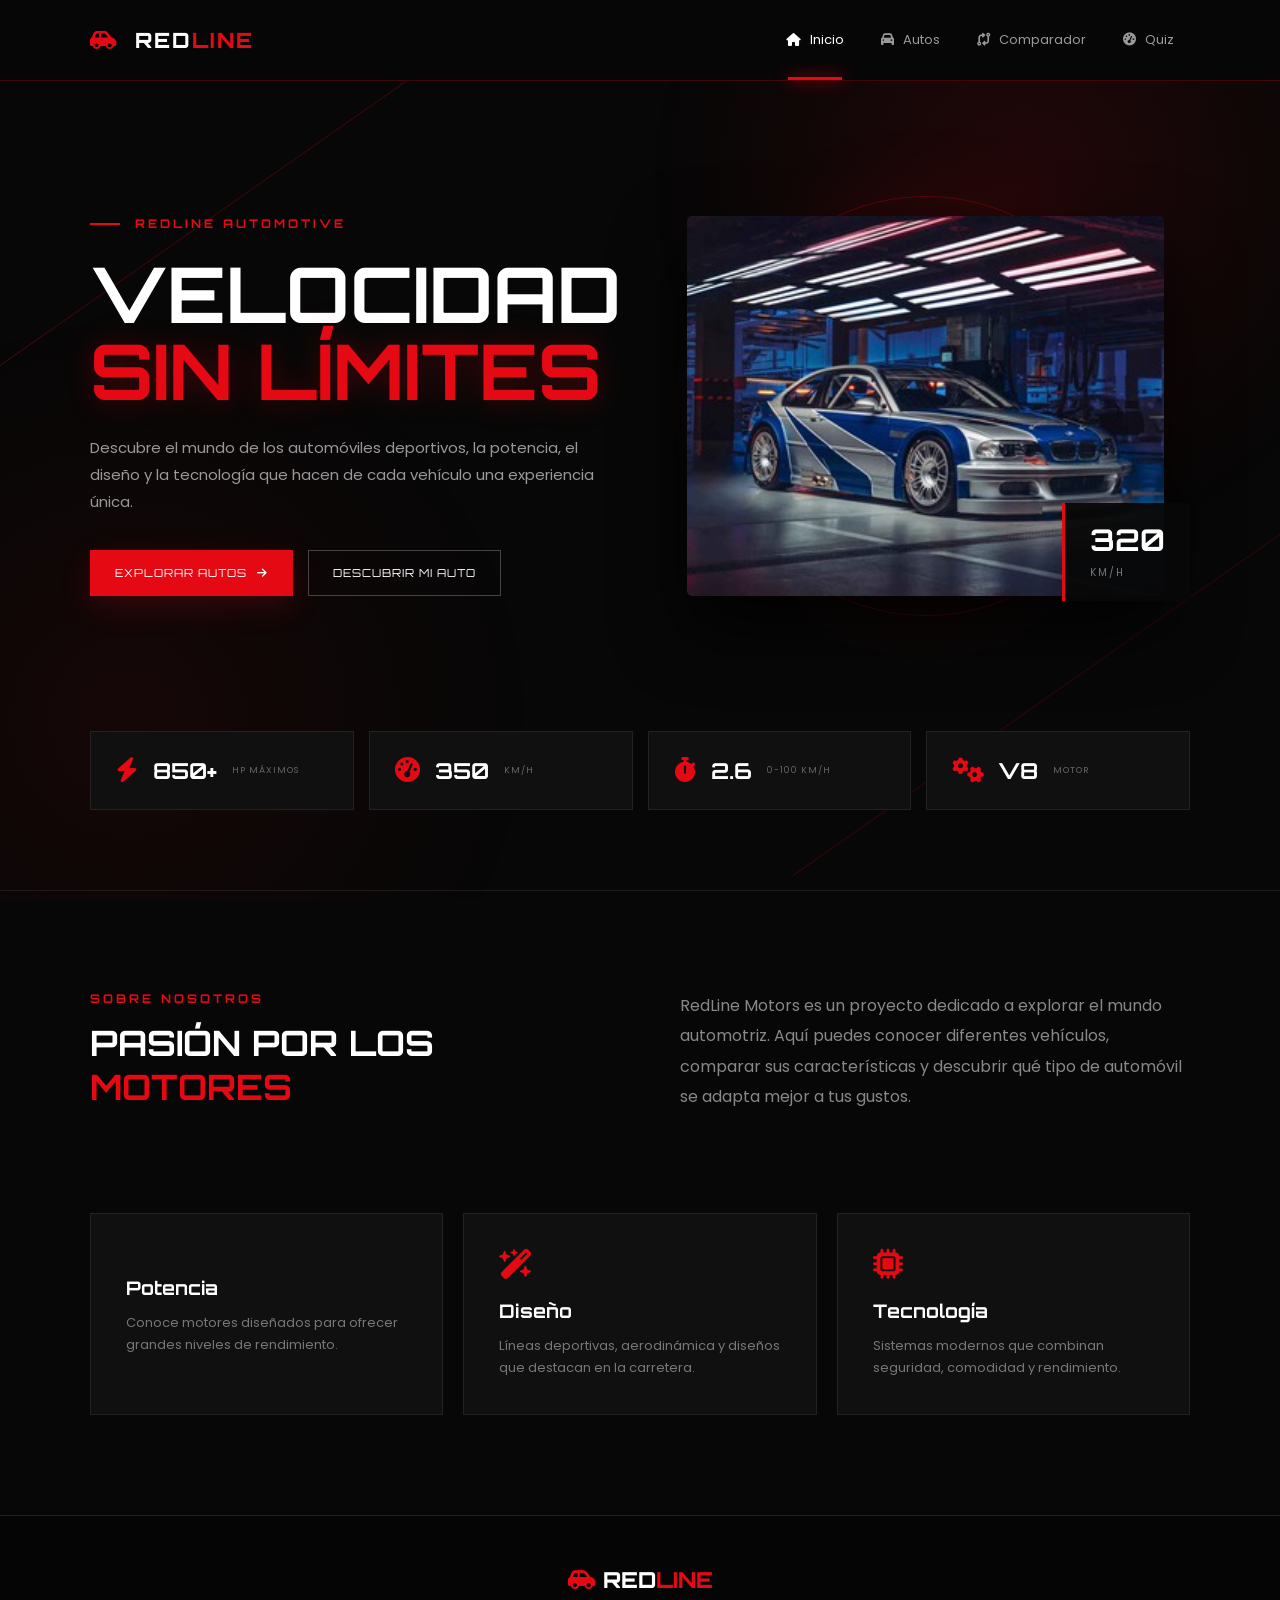
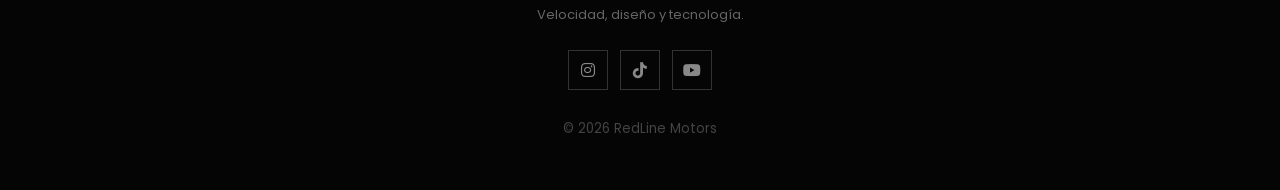
<file: index.html>
<!DOCTYPE html>
<html lang="es">
<head>
    <meta charset="UTF-8">
    <meta name="viewport" content="width=device-width, initial-scale=1.0">

    <title>RedLine Motors | Inicio</title>

    <link rel="preconnect" href="https://fonts.googleapis.com">
    <link rel="preconnect" href="https://fonts.gstatic.com" crossorigin>

    <link href="https://fonts.googleapis.com/css2?family=Orbitron:wght@400;500;600;700;800;900&family=Poppins:wght@300;400;500;600;700&display=swap" rel="stylesheet">

    <link rel="stylesheet"
          href="https://cdnjs.cloudflare.com/ajax/libs/font-awesome/6.5.2/css/all.min.css">

    <link rel="stylesheet" href="style.css">
</head>

<body>

    <div class="fondo-decorativo"></div>

    <header>

        <a href="index.html" class="logo">
            <i class="fa-solid fa-car-side"></i>
            RED<span>LINE</span>
        </a>

        <button class="menu-btn" onclick="abrirMenu()">
            <i class="fa-solid fa-bars"></i>
        </button>

        <nav id="menu">

            <a href="index.html" class="activo">
                <i class="fa-solid fa-house"></i>
                Inicio
            </a>

            <a href="autos.html">
                <i class="fa-solid fa-car"></i>
                Autos
            </a>

            <a href="comparador.html">
                <i class="fa-solid fa-code-compare"></i>
                Comparador
            </a>

            <a href="quiz.html">
                <i class="fa-solid fa-gauge-high"></i>
                Quiz
            </a>

        </nav>

    </header>


    <main>

        <section class="hero">

            <div class="hero-contenido">

                <p class="etiqueta">
                    <span></span>
                    REDLINE AUTOMOTIVE
                </p>

                <h1>
                    VELOCIDAD
                    <br>
                    <strong>SIN LÍMITES</strong>
                </h1>

                <p class="hero-texto">
                    Descubre el mundo de los automóviles deportivos,
                    la potencia, el diseño y la tecnología que hacen
                    de cada vehículo una experiencia única.
                </p>

                <div class="botones">

                    <a href="autos.html" class="btn-rojo">
                        EXPLORAR AUTOS
                        <i class="fa-solid fa-arrow-right"></i>
                    </a>

                    <a href="quiz.html" class="btn-outline">
                        DESCUBRIR MI AUTO
                    </a>

                </div>

            </div>


            <div class="hero-imagen">

                <div class="circulo"></div>

                <img src="imagenes/auto1.jpg"
                     alt="Auto deportivo rojo">

                <div class="velocidad">
                    <strong>320</strong>
                    <span>KM/H</span>
                </div>

            </div>

        </section>


        <section class="estadisticas">

            <article>
                <i class="fa-solid fa-bolt"></i>
                <strong>850+</strong>
                <span>HP MÁXIMOS</span>
            </article>

            <article>
                <i class="fa-solid fa-gauge-high"></i>
                <strong>350</strong>
                <span>KM/H</span>
            </article>

            <article>
                <i class="fa-solid fa-stopwatch"></i>
                <strong>2.6</strong>
                <span>0-100 KM/H</span>
            </article>

            <article>
                <i class="fa-solid fa-gears"></i>
                <strong>V8</strong>
                <span>MOTOR</span>
            </article>

        </section>


        <section class="presentacion">

            <div>

                <p class="etiqueta">SOBRE NOSOTROS</p>

                <h2>
                    PASIÓN POR LOS
                    <span>MOTORES</span>
                </h2>

            </div>

            <p>
                RedLine Motors es un proyecto dedicado a explorar
                el mundo automotriz. Aquí puedes conocer diferentes
                vehículos, comparar sus características y descubrir
                qué tipo de automóvil se adapta mejor a tus gustos.
            </p>

        </section>


        <section class="caracteristicas">

            <article class="feature-card">

                <i class="fa-solid fa-engine"></i>

                <h3>Potencia</h3>

                <p>
                    Conoce motores diseñados para ofrecer
                    grandes niveles de rendimiento.
                </p>

            </article>


            <article class="feature-card">

                <i class="fa-solid fa-wand-magic-sparkles"></i>

                <h3>Diseño</h3>

                <p>
                    Líneas deportivas, aerodinámica y diseños
                    que destacan en la carretera.
                </p>

            </article>


            <article class="feature-card">

                <i class="fa-solid fa-microchip"></i>

                <h3>Tecnología</h3>

                <p>
                    Sistemas modernos que combinan seguridad,
                    comodidad y rendimiento.
                </p>

            </article>

        </section>

    </main>


    <footer>

        <div class="footer-logo">
            <i class="fa-solid fa-car-side"></i>
            RED<span>LINE</span>
        </div>

        <p>
            Velocidad, diseño y tecnología.
        </p>

        <div class="redes">

            <a href="#">
                <i class="fa-brands fa-instagram"></i>
            </a>

            <a href="#">
                <i class="fa-brands fa-tiktok"></i>
            </a>

            <a href="#">
                <i class="fa-brands fa-youtube"></i>
            </a>

        </div>

        <small>
            © 2026 RedLine Motors
        </small>

    </footer>

    <script src="script.js"></script>

</body>
</html>
</file>
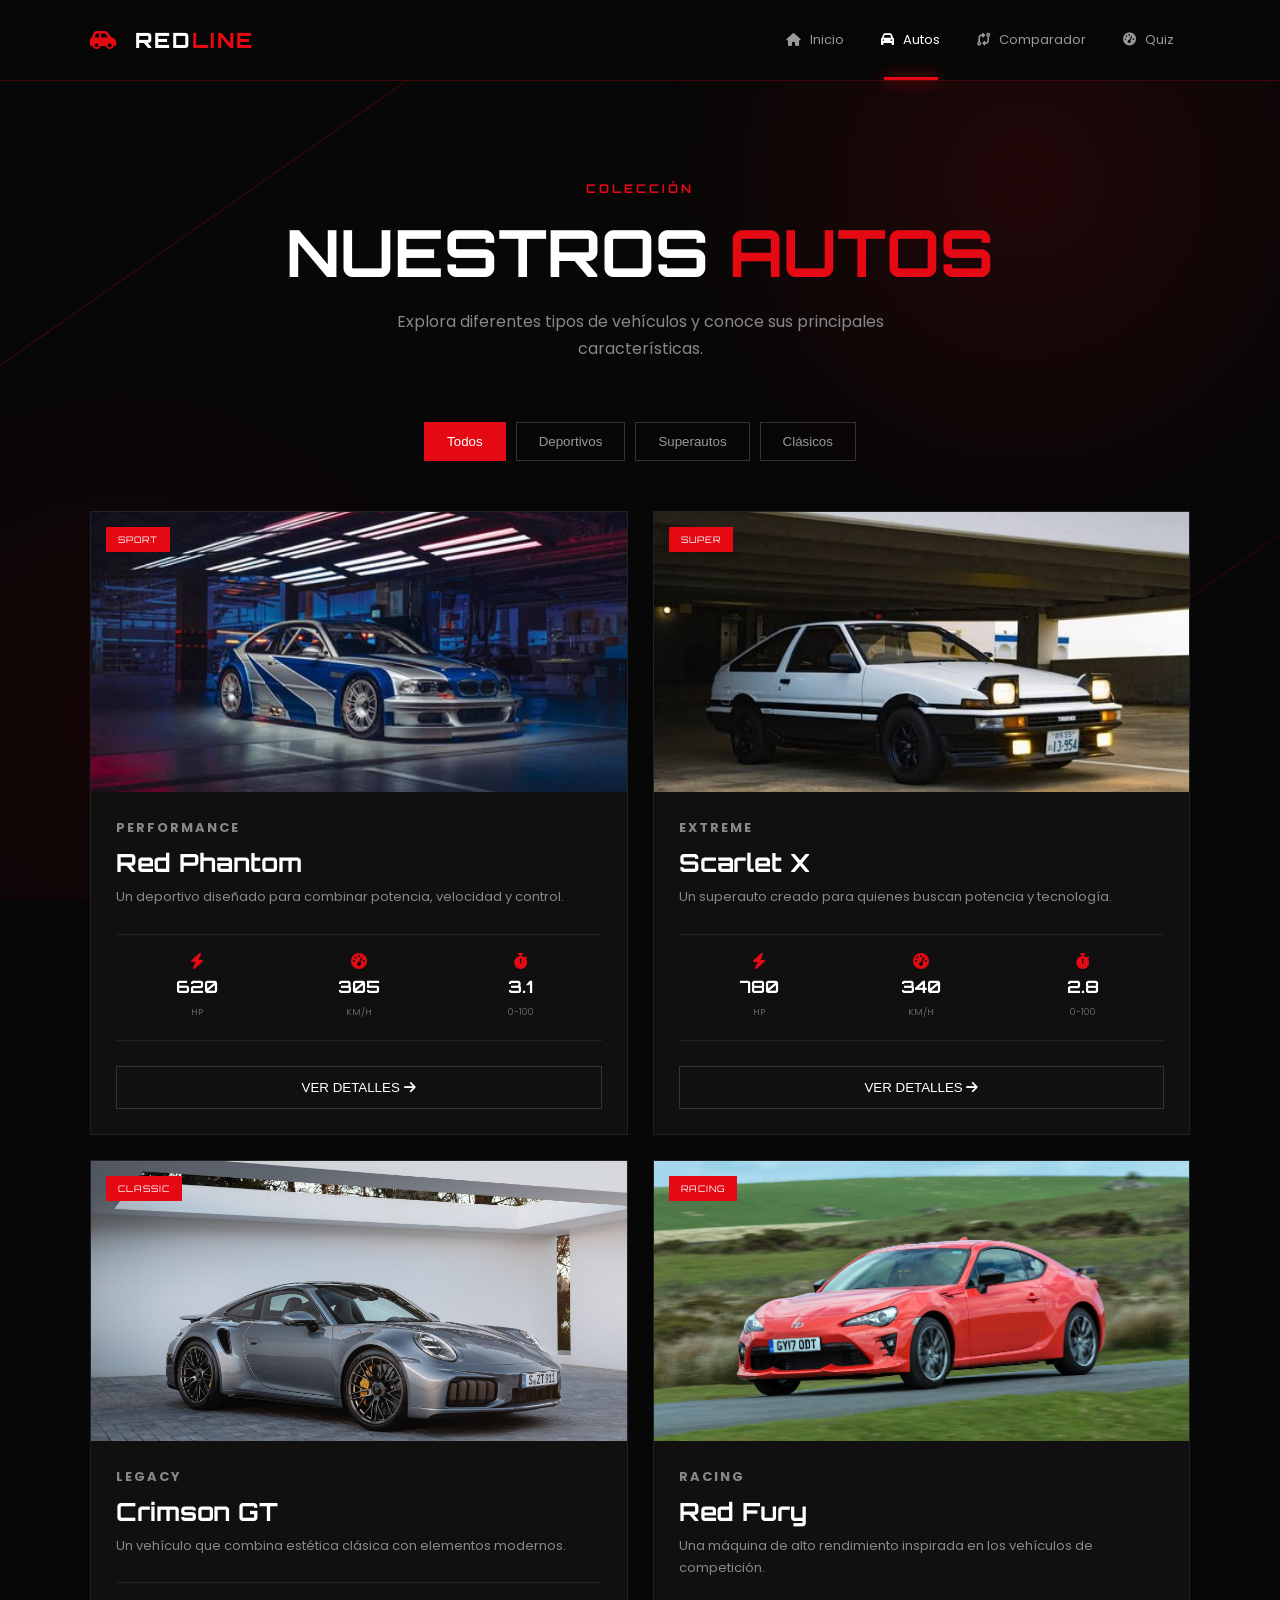
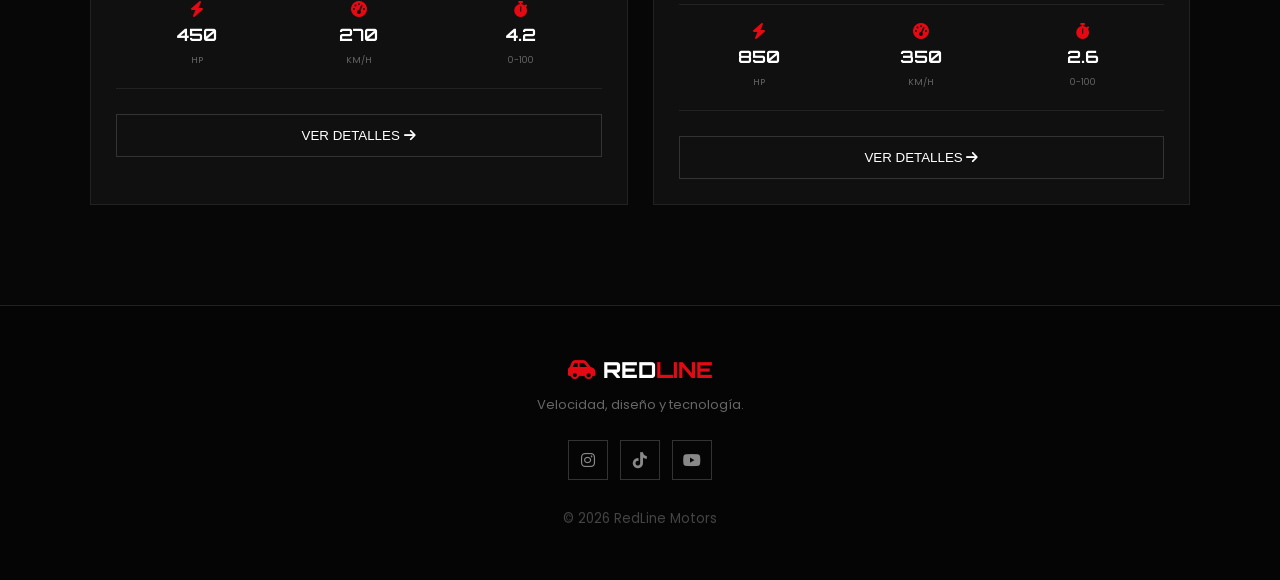
<file: Autos.html>
<!DOCTYPE html>
<html lang="es">
<head>

    <meta charset="UTF-8">
    <meta name="viewport" content="width=device-width, initial-scale=1.0">

    <title>RedLine Motors | Autos</title>

    <link rel="preconnect" href="https://fonts.googleapis.com">
    <link rel="preconnect" href="https://fonts.gstatic.com" crossorigin>

    <link href="https://fonts.googleapis.com/css2?family=Orbitron:wght@400;500;600;700;800;900&family=Poppins:wght@300;400;500;600;700&display=swap" rel="stylesheet">

    <link rel="stylesheet"
          href="https://cdnjs.cloudflare.com/ajax/libs/font-awesome/6.5.2/css/all.min.css">

    <link rel="stylesheet" href="style.css">

</head>

<body>

    <div class="fondo-decorativo"></div>

    <header>

        <a href="index.html" class="logo">
            <i class="fa-solid fa-car-side"></i>
            RED<span>LINE</span>
        </a>

        <button class="menu-btn" onclick="abrirMenu()">
            <i class="fa-solid fa-bars"></i>
        </button>

        <nav id="menu">

            <a href="index.html">
                <i class="fa-solid fa-house"></i>
                Inicio
            </a>

            <a href="autos.html" class="activo">
                <i class="fa-solid fa-car"></i>
                Autos
            </a>

            <a href="comparador.html">
                <i class="fa-solid fa-code-compare"></i>
                Comparador
            </a>

            <a href="quiz.html">
                <i class="fa-solid fa-gauge-high"></i>
                Quiz
            </a>

        </nav>

    </header>


    <main>

        <section class="pagina-titulo">

            <p class="etiqueta">COLECCIÓN</p>

            <h1>
                NUESTROS
                <span>AUTOS</span>
            </h1>

            <p>
                Explora diferentes tipos de vehículos y conoce
                sus principales características.
            </p>

        </section>


        <section class="filtros">

            <button class="filtro activo"
                    onclick="filtrarAutos('todos', this)">
                Todos
            </button>

            <button class="filtro"
                    onclick="filtrarAutos('deportivo', this)">
                Deportivos
            </button>

            <button class="filtro"
                    onclick="filtrarAutos('superauto', this)">
                Superautos
            </button>

            <button class="filtro"
                    onclick="filtrarAutos('clasico', this)">
                Clásicos
            </button>

        </section>


        <section class="autos-grid">


            <article class="auto-card"
                     data-tipo="deportivo">

                <div class="auto-imagen">

                    <img src="imagenes/auto1.jpg"
                         alt="Red Phantom">

                    <span>SPORT</span>

                </div>

                <div class="auto-contenido">

                    <p class="marca">PERFORMANCE</p>

                    <h2>Red Phantom</h2>

                    <p>
                        Un deportivo diseñado para combinar
                        potencia, velocidad y control.
                    </p>

                    <div class="datos">

                        <div>
                            <i class="fa-solid fa-bolt"></i>
                            <strong>620</strong>
                            <small>HP</small>
                        </div>

                        <div>
                            <i class="fa-solid fa-gauge-high"></i>
                            <strong>305</strong>
                            <small>KM/H</small>
                        </div>

                        <div>
                            <i class="fa-solid fa-stopwatch"></i>
                            <strong>3.1</strong>
                            <small>0-100</small>
                        </div>

                    </div>

                    <button class="btn-detalles"
                            onclick="mostrarDetalles('Red Phantom')">
                        VER DETALLES
                        <i class="fa-solid fa-arrow-right"></i>
                    </button>

                </div>

            </article>


            <article class="auto-card"
                     data-tipo="superauto">

                <div class="auto-imagen">

                    <img src="imagenes/auto2.jpg"
                         alt="Scarlet X">

                    <span>SUPER</span>

                </div>

                <div class="auto-contenido">

                    <p class="marca">EXTREME</p>

                    <h2>Scarlet X</h2>

                    <p>
                        Un superauto creado para quienes buscan
                        potencia y tecnología.
                    </p>

                    <div class="datos">

                        <div>
                            <i class="fa-solid fa-bolt"></i>
                            <strong>780</strong>
                            <small>HP</small>
                        </div>

                        <div>
                            <i class="fa-solid fa-gauge-high"></i>
                            <strong>340</strong>
                            <small>KM/H</small>
                        </div>

                        <div>
                            <i class="fa-solid fa-stopwatch"></i>
                            <strong>2.8</strong>
                            <small>0-100</small>
                        </div>

                    </div>

                    <button class="btn-detalles"
                            onclick="mostrarDetalles('Scarlet X')">
                        VER DETALLES
                        <i class="fa-solid fa-arrow-right"></i>
                    </button>

                </div>

            </article>


            <article class="auto-card"
                     data-tipo="clasico">

                <div class="auto-imagen">

                    <img src="imagenes/auto3.jpg"
                         alt="Crimson GT">

                    <span>CLASSIC</span>

                </div>

                <div class="auto-contenido">

                    <p class="marca">LEGACY</p>

                    <h2>Crimson GT</h2>

                    <p>
                        Un vehículo que combina estética clásica
                        con elementos modernos.
                    </p>

                    <div class="datos">

                        <div>
                            <i class="fa-solid fa-bolt"></i>
                            <strong>450</strong>
                            <small>HP</small>
                        </div>

                        <div>
                            <i class="fa-solid fa-gauge-high"></i>
                            <strong>270</strong>
                            <small>KM/H</small>
                        </div>

                        <div>
                            <i class="fa-solid fa-stopwatch"></i>
                            <strong>4.2</strong>
                            <small>0-100</small>
                        </div>

                    </div>

                    <button class="btn-detalles"
                            onclick="mostrarDetalles('Crimson GT')">
                        VER DETALLES
                        <i class="fa-solid fa-arrow-right"></i>
                    </button>

                </div>

            </article>


            <article class="auto-card"
                     data-tipo="superauto">

                <div class="auto-imagen">

                    <img src="imagenes/auto4.jpg"
                         alt="Red Fury">

                    <span>RACING</span>

                </div>

                <div class="auto-contenido">

                    <p class="marca">RACING</p>

                    <h2>Red Fury</h2>

                    <p>
                        Una máquina de alto rendimiento inspirada
                        en los vehículos de competición.
                    </p>

                    <div class="datos">

                        <div>
                            <i class="fa-solid fa-bolt"></i>
                            <strong>850</strong>
                            <small>HP</small>
                        </div>

                        <div>
                            <i class="fa-solid fa-gauge-high"></i>
                            <strong>350</strong>
                            <small>KM/H</small>
                        </div>

                        <div>
                            <i class="fa-solid fa-stopwatch"></i>
                            <strong>2.6</strong>
                            <small>0-100</small>
                        </div>

                    </div>

                    <button class="btn-detalles"
                            onclick="mostrarDetalles('Red Fury')">
                        VER DETALLES
                        <i class="fa-solid fa-arrow-right"></i>
                    </button>

                </div>

            </article>

        </section>

    </main>


    <div id="modal" class="modal">

        <div class="modal-contenido">

            <button class="cerrar"
                    onclick="cerrarModal()">
                ×
            </button>

            <i class="fa-solid fa-car-side modal-icono"></i>

            <h2 id="modal-titulo">
                Auto
            </h2>

            <p id="modal-texto">
                Información.
            </p>

        </div>

    </div>


    <footer>

        <div class="footer-logo">
            <i class="fa-solid fa-car-side"></i>
            RED<span>LINE</span>
        </div>

        <p>
            Velocidad, diseño y tecnología.
        </p>

        <div class="redes">

            <a href="#">
                <i class="fa-brands fa-instagram"></i>
            </a>

            <a href="#">
                <i class="fa-brands fa-tiktok"></i>
            </a>

            <a href="#">
                <i class="fa-brands fa-youtube"></i>
            </a>

        </div>

        <small>
            © 2026 RedLine Motors
        </small>

    </footer>

    <script src="script.js"></script>

</body>
</html>
</file>
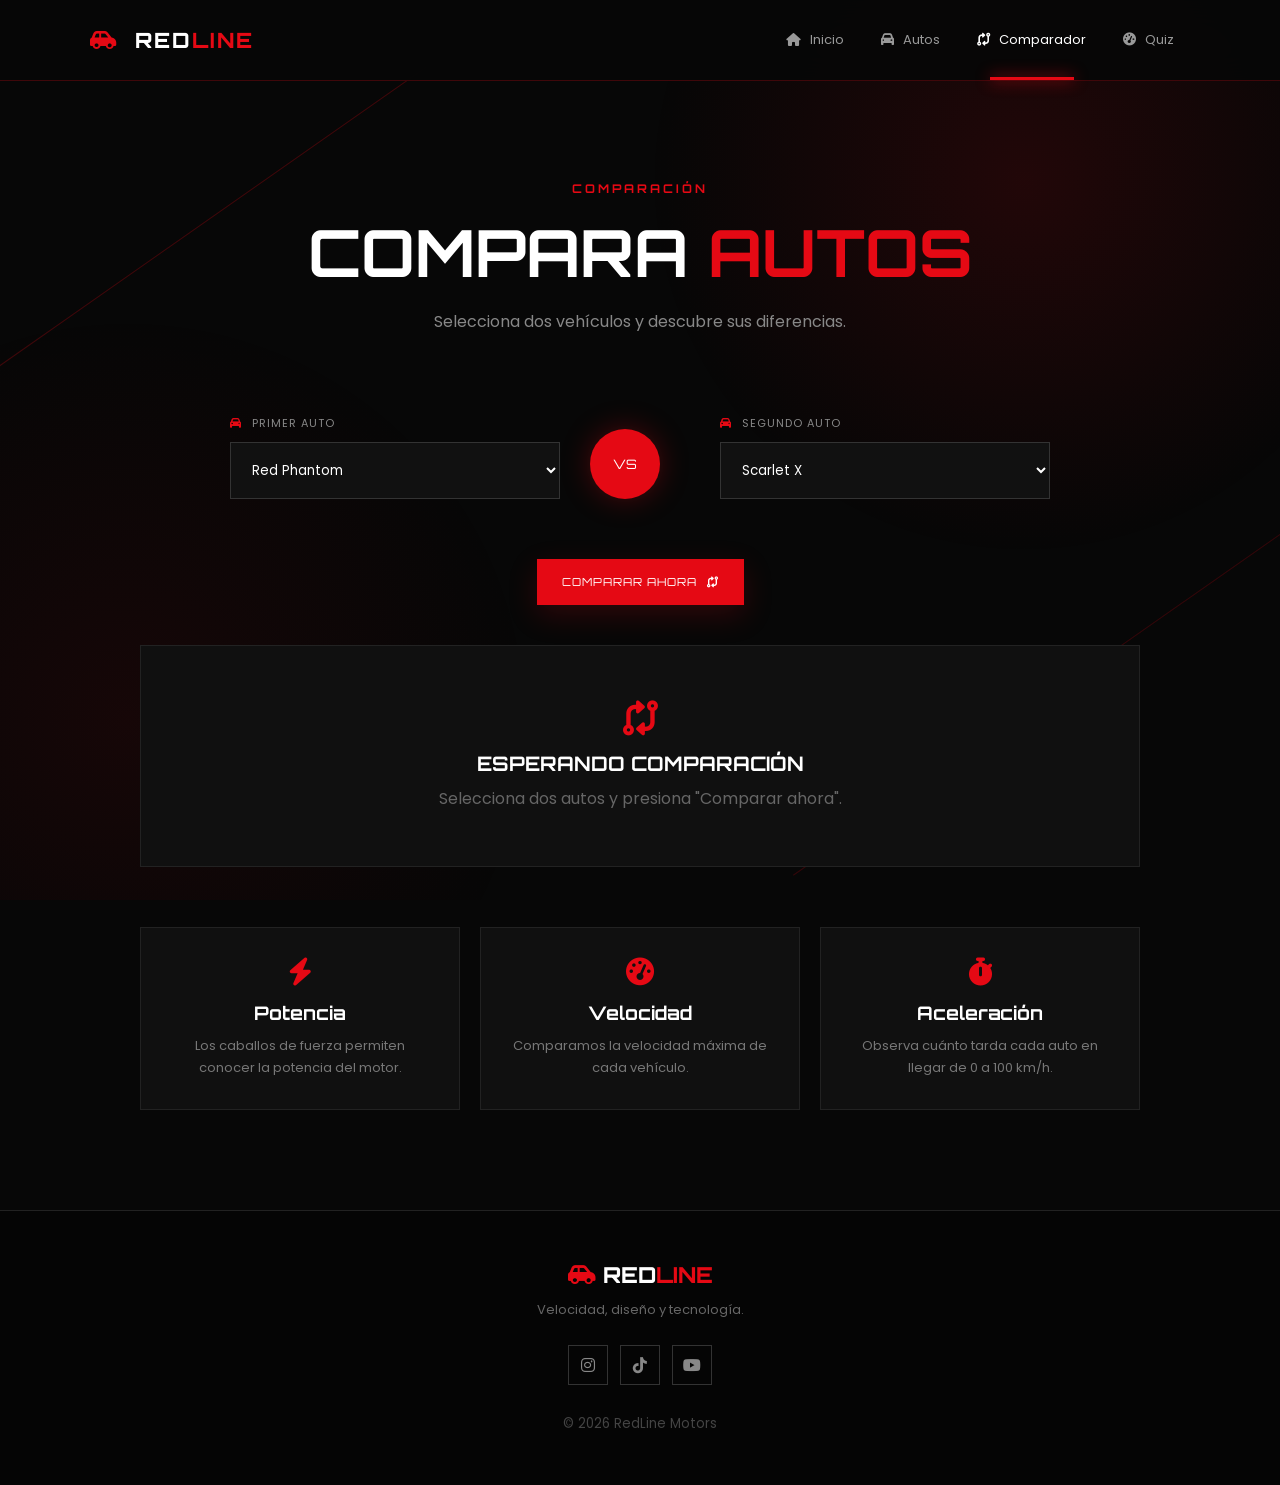
<file: comparador.html>
<!DOCTYPE html>
<html lang="es">
<head>

    <meta charset="UTF-8">
    <meta name="viewport" content="width=device-width, initial-scale=1.0">

    <title>RedLine Motors | Comparador</title>

    <link rel="preconnect" href="https://fonts.googleapis.com">
    <link rel="preconnect" href="https://fonts.gstatic.com" crossorigin>

    <link href="https://fonts.googleapis.com/css2?family=Orbitron:wght@400;500;600;700;800;900&family=Poppins:wght@300;400;500;600;700&display=swap" rel="stylesheet">

    <link rel="stylesheet"
          href="https://cdnjs.cloudflare.com/ajax/libs/font-awesome/6.5.2/css/all.min.css">

    <link rel="stylesheet" href="style.css">

</head>

<body>

    <div class="fondo-decorativo"></div>

    <header>

        <a href="index.html" class="logo">
            <i class="fa-solid fa-car-side"></i>
            RED<span>LINE</span>
        </a>

        <button class="menu-btn" onclick="abrirMenu()">
            <i class="fa-solid fa-bars"></i>
        </button>

        <nav id="menu">

            <a href="index.html">
                <i class="fa-solid fa-house"></i>
                Inicio
            </a>

            <a href="autos.html">
                <i class="fa-solid fa-car"></i>
                Autos
            </a>

            <a href="comparador.html" class="activo">
                <i class="fa-solid fa-code-compare"></i>
                Comparador
            </a>

            <a href="quiz.html">
                <i class="fa-solid fa-gauge-high"></i>
                Quiz
            </a>

        </nav>

    </header>


    <main>

        <section class="pagina-titulo">

            <p class="etiqueta">COMPARACIÓN</p>

            <h1>
                COMPARA
                <span>AUTOS</span>
            </h1>

            <p>
                Selecciona dos vehículos y descubre sus diferencias.
            </p>

        </section>


        <section class="comparador">

            <div class="selector">

                <label for="auto1">
                    <i class="fa-solid fa-car"></i>
                    PRIMER AUTO
                </label>

                <select id="auto1">

                    <option value="phantom">
                        Red Phantom
                    </option>

                    <option value="scarlet">
                        Scarlet X
                    </option>

                    <option value="crimson">
                        Crimson GT
                    </option>

                    <option value="fury">
                        Red Fury
                    </option>

                </select>

            </div>


            <div class="versus">
                VS
            </div>


            <div class="selector">

                <label for="auto2">
                    <i class="fa-solid fa-car"></i>
                    SEGUNDO AUTO
                </label>

                <select id="auto2">

                    <option value="scarlet">
                        Scarlet X
                    </option>

                    <option value="phantom">
                        Red Phantom
                    </option>

                    <option value="crimson">
                        Crimson GT
                    </option>

                    <option value="fury">
                        Red Fury
                    </option>

                </select>

            </div>

        </section>


        <button class="btn-rojo comparar-btn"
                onclick="compararAutos()">

            COMPARAR AHORA

            <i class="fa-solid fa-code-compare"></i>

        </button>


        <section id="resultado"
                 class="resultado">

            <div class="resultado-vacio">

                <i class="fa-solid fa-code-compare"></i>

                <h2>
                    ESPERANDO COMPARACIÓN
                </h2>

                <p>
                    Selecciona dos autos y presiona
                    "Comparar ahora".
                </p>

            </div>

        </section>


        <section class="informacion-comparador">

            <article>

                <i class="fa-solid fa-bolt"></i>

                <h3>Potencia</h3>

                <p>
                    Los caballos de fuerza permiten conocer
                    la potencia del motor.
                </p>

            </article>

            <article>

                <i class="fa-solid fa-gauge-high"></i>

                <h3>Velocidad</h3>

                <p>
                    Comparamos la velocidad máxima de
                    cada vehículo.
                </p>

            </article>

            <article>

                <i class="fa-solid fa-stopwatch"></i>

                <h3>Aceleración</h3>

                <p>
                    Observa cuánto tarda cada auto en llegar
                    de 0 a 100 km/h.
                </p>

            </article>

        </section>

    </main>


    <footer>

        <div class="footer-logo">
            <i class="fa-solid fa-car-side"></i>
            RED<span>LINE</span>
        </div>

        <p>
            Velocidad, diseño y tecnología.
        </p>

        <div class="redes">

            <a href="#">
                <i class="fa-brands fa-instagram"></i>
            </a>

            <a href="#">
                <i class="fa-brands fa-tiktok"></i>
            </a>

            <a href="#">
                <i class="fa-brands fa-youtube"></i>
            </a>

        </div>

        <small>
            © 2026 RedLine Motors
        </small>

    </footer>

    <script src="script.js"></script>

</body>
</html>
</file>
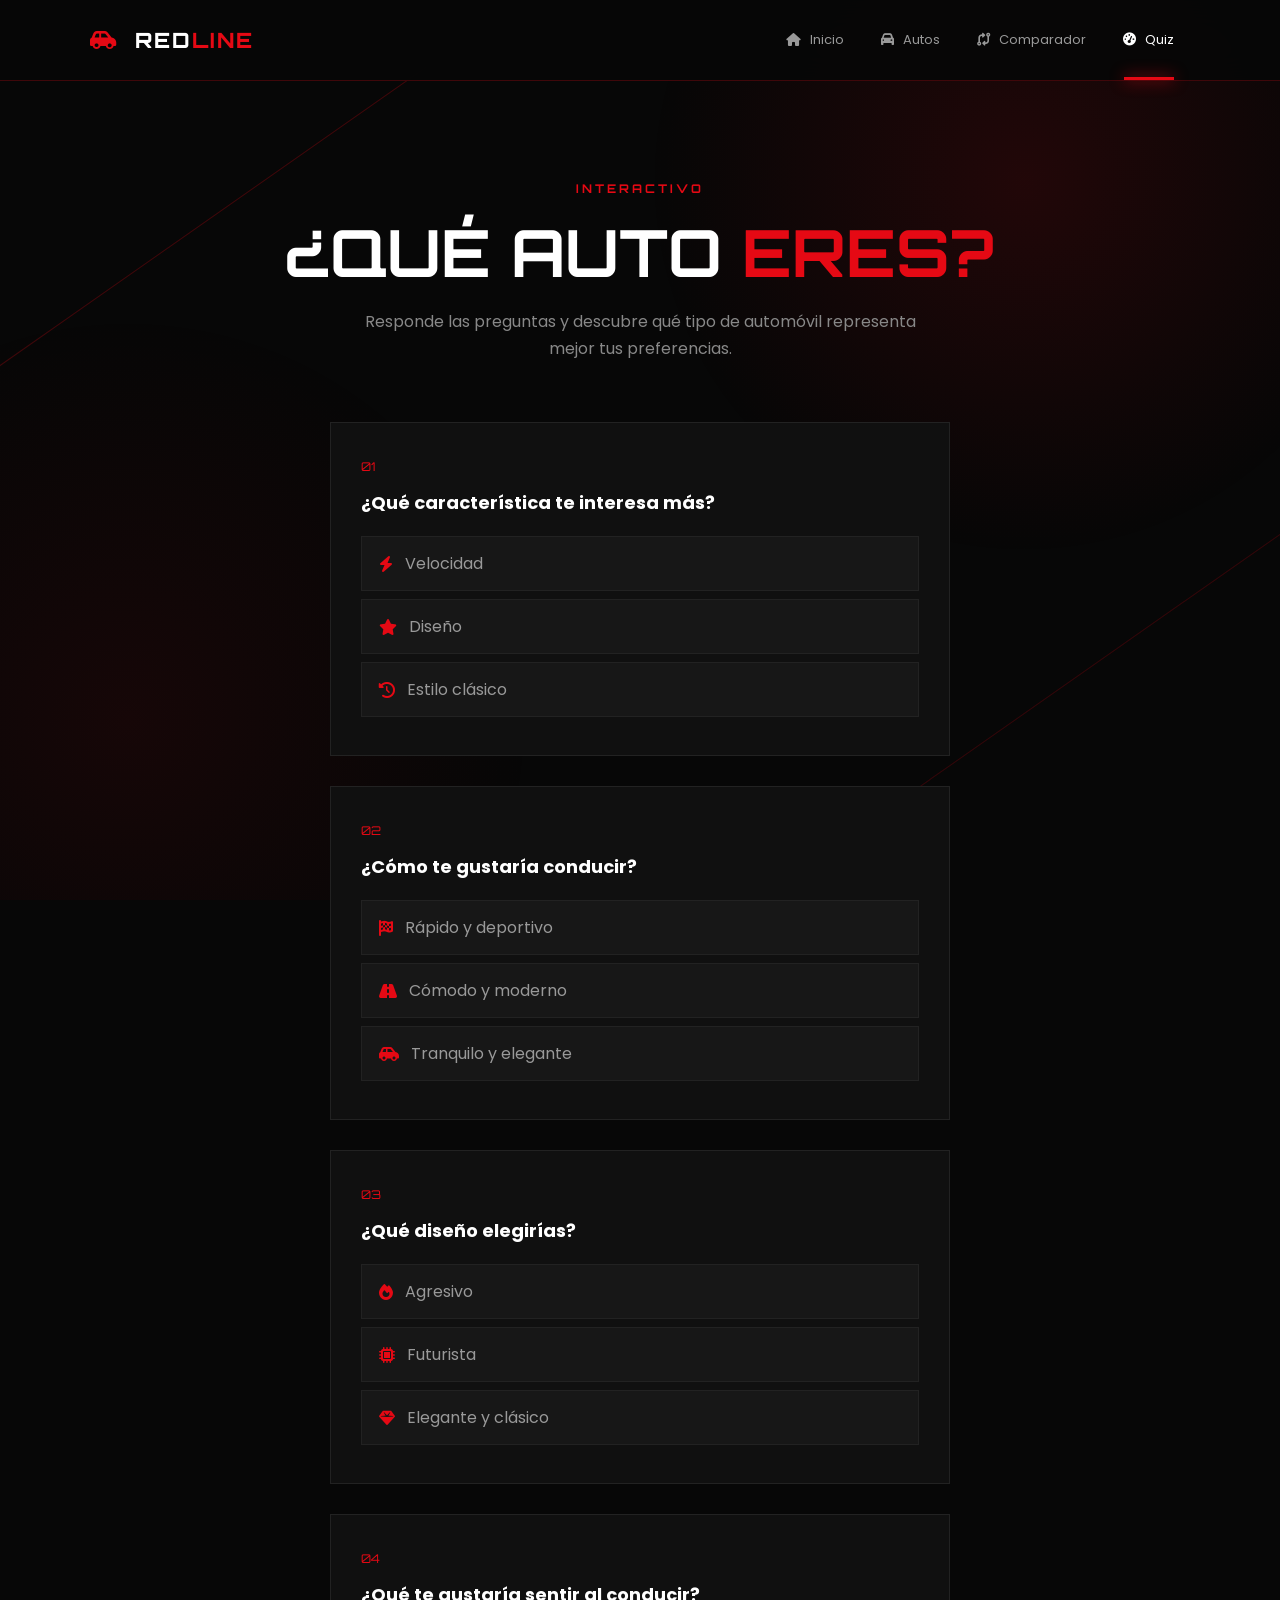
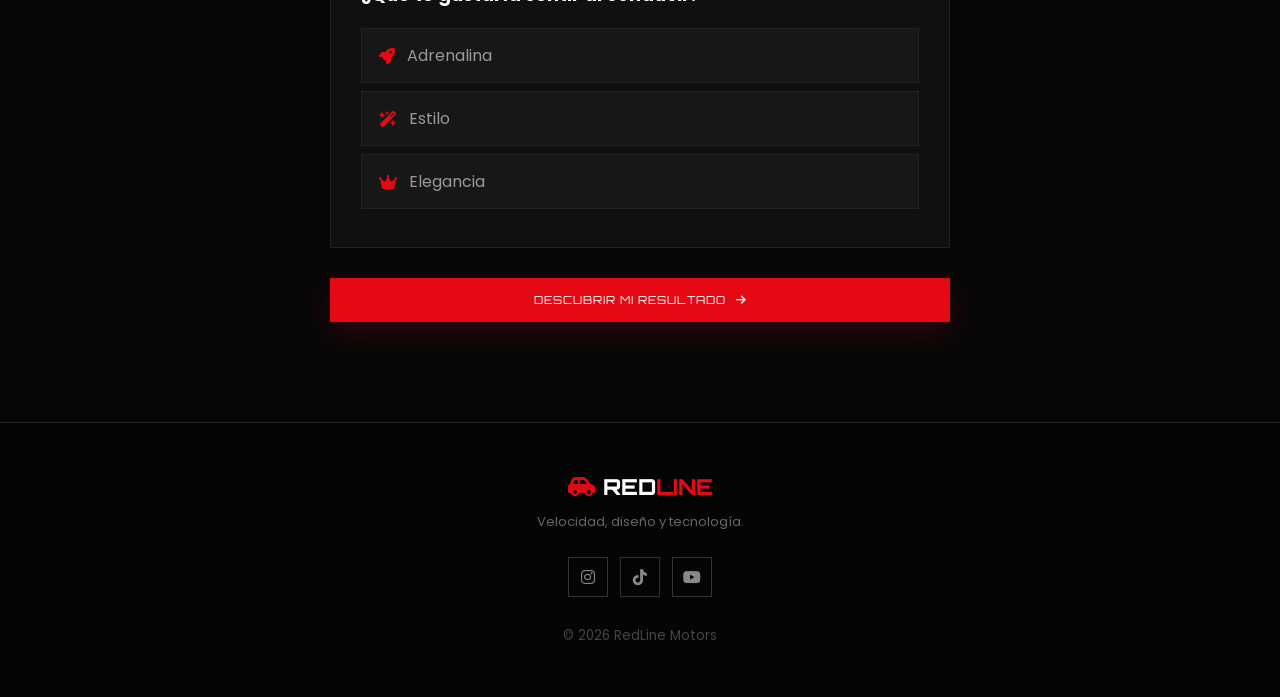
<file: quiz.html>
<!DOCTYPE html>
<html lang="es">
<head>

    <meta charset="UTF-8">
    <meta name="viewport" content="width=device-width, initial-scale=1.0">

    <title>RedLine Motors | Quiz</title>

    <link rel="preconnect" href="https://fonts.googleapis.com">
    <link rel="preconnect" href="https://fonts.gstatic.com" crossorigin>

    <link href="https://fonts.googleapis.com/css2?family=Orbitron:wght@400;500;600;700;800;900&family=Poppins:wght@300;400;500;600;700&display=swap" rel="stylesheet">

    <link rel="stylesheet"
          href="https://cdnjs.cloudflare.com/ajax/libs/font-awesome/6.5.2/css/all.min.css">

    <link rel="stylesheet" href="style.css">

</head>

<body>

    <div class="fondo-decorativo"></div>

    <header>

        <a href="index.html" class="logo">
            <i class="fa-solid fa-car-side"></i>
            RED<span>LINE</span>
        </a>

        <button class="menu-btn" onclick="abrirMenu()">
            <i class="fa-solid fa-bars"></i>
        </button>

        <nav id="menu">

            <a href="index.html">
                <i class="fa-solid fa-house"></i>
                Inicio
            </a>

            <a href="autos.html">
                <i class="fa-solid fa-car"></i>
                Autos
            </a>

            <a href="comparador.html">
                <i class="fa-solid fa-code-compare"></i>
                Comparador
            </a>

            <a href="quiz.html" class="activo">
                <i class="fa-solid fa-gauge-high"></i>
                Quiz
            </a>

        </nav>

    </header>


    <main>

        <section class="pagina-titulo">

            <p class="etiqueta">INTERACTIVO</p>

            <h1>
                ¿QUÉ AUTO
                <span>ERES?</span>
            </h1>

            <p>
                Responde las preguntas y descubre qué tipo
                de automóvil representa mejor tus preferencias.
            </p>

        </section>


        <section class="quiz">

            <form id="formQuiz">


                <div class="pregunta">

                    <span class="numero">
                        01
                    </span>

                    <h2>
                        ¿Qué característica te interesa más?
                    </h2>

                    <label>

                        <input type="radio"
                               name="p1"
                               value="velocidad">

                        <span>
                            <i class="fa-solid fa-bolt"></i>
                            Velocidad
                        </span>

                    </label>


                    <label>

                        <input type="radio"
                               name="p1"
                               value="diseño">

                        <span>
                            <i class="fa-solid fa-star"></i>
                            Diseño
                        </span>

                    </label>


                    <label>

                        <input type="radio"
                               name="p1"
                               value="clasico">

                        <span>
                            <i class="fa-solid fa-clock-rotate-left"></i>
                            Estilo clásico
                        </span>

                    </label>

                </div>


                <div class="pregunta">

                    <span class="numero">
                        02
                    </span>

                    <h2>
                        ¿Cómo te gustaría conducir?
                    </h2>

                    <label>

                        <input type="radio"
                               name="p2"
                               value="velocidad">

                        <span>
                            <i class="fa-solid fa-flag-checkered"></i>
                            Rápido y deportivo
                        </span>

                    </label>


                    <label>

                        <input type="radio"
                               name="p2"
                               value="diseño">

                        <span>
                            <i class="fa-solid fa-road"></i>
                            Cómodo y moderno
                        </span>

                    </label>


                    <label>

                        <input type="radio"
                               name="p2"
                               value="clasico">

                        <span>
                            <i class="fa-solid fa-car-side"></i>
                            Tranquilo y elegante
                        </span>

                    </label>

                </div>


                <div class="pregunta">

                    <span class="numero">
                        03
                    </span>

                    <h2>
                        ¿Qué diseño elegirías?
                    </h2>

                    <label>

                        <input type="radio"
                               name="p3"
                               value="velocidad">

                        <span>
                            <i class="fa-solid fa-fire"></i>
                            Agresivo
                        </span>

                    </label>


                    <label>

                        <input type="radio"
                               name="p3"
                               value="diseño">

                        <span>
                            <i class="fa-solid fa-microchip"></i>
                            Futurista
                        </span>

                    </label>


                    <label>

                        <input type="radio"
                               name="p3"
                               value="clasico">

                        <span>
                            <i class="fa-solid fa-gem"></i>
                            Elegante y clásico
                        </span>

                    </label>

                </div>


                <div class="pregunta">

                    <span class="numero">
                        04
                    </span>

                    <h2>
                        ¿Qué te gustaría sentir al conducir?
                    </h2>

                    <label>

                        <input type="radio"
                               name="p4"
                               value="velocidad">

                        <span>
                            <i class="fa-solid fa-rocket"></i>
                            Adrenalina
                        </span>

                    </label>


                    <label>

                        <input type="radio"
                               name="p4"
                               value="diseño">

                        <span>
                            <i class="fa-solid fa-wand-magic-sparkles"></i>
                            Estilo
                        </span>

                    </label>


                    <label>

                        <input type="radio"
                               name="p4"
                               value="clasico">

                        <span>
                            <i class="fa-solid fa-crown"></i>
                            Elegancia
                        </span>

                    </label>

                </div>


                <button type="button"
                        class="btn-rojo btn-quiz"
                        onclick="calcularQuiz()">

                    DESCUBRIR MI RESULTADO

                    <i class="fa-solid fa-arrow-right"></i>

                </button>

            </form>


            <div id="resultadoQuiz"
                 class="resultado-quiz">

            </div>

        </section>

    </main>


    <footer>

        <div class="footer-logo">
            <i class="fa-solid fa-car-side"></i>
            RED<span>LINE</span>
        </div>

        <p>
            Velocidad, diseño y tecnología.
        </p>

        <div class="redes">

            <a href="#">
                <i class="fa-brands fa-instagram"></i>
            </a>

            <a href="#">
                <i class="fa-brands fa-tiktok"></i>
            </a>

            <a href="#">
                <i class="fa-brands fa-youtube"></i>
            </a>

        </div>

        <small>
            © 2026 RedLine Motors
        </small>

    </footer>

    <script src="script.js"></script>

</body>
</html>
</file>
<file: style.css>
* {
    margin: 0;
    padding: 0;
    box-sizing: border-box;
}

:root {
    --rojo: #e50914;
    --rojo-claro: #ff2733;
    --negro: #070707;
    --negro2: #101010;
    --negro3: #171717;
    --gris: #888;
    --gris-claro: #bbb;
    --blanco: #fff;
}

html {
    scroll-behavior: smooth;
}

body {
    background: var(--negro);
    color: white;
    font-family: "Poppins", sans-serif;
    overflow-x: hidden;
}


/* =========================
   FONDO
========================= */

.fondo-decorativo {
    position: fixed;
    inset: 0;

    z-index: -10;

    background:
        radial-gradient(
            circle at 80% 20%,
            rgba(229, 9, 20, 0.12),
            transparent 30%
        ),
        radial-gradient(
            circle at 10% 80%,
            rgba(229, 9, 20, 0.07),
            transparent 30%
        );
}

.fondo-decorativo::before {
    content: "";

    position: absolute;

    width: 700px;
    height: 1px;

    background: rgba(229, 9, 20, 0.25);

    transform: rotate(-35deg);

    top: 25%;
    left: -150px;
}

.fondo-decorativo::after {
    content: "";

    position: absolute;

    width: 700px;
    height: 1px;

    background: rgba(229, 9, 20, 0.2);

    transform: rotate(-35deg);

    bottom: 25%;
    right: -150px;
}


/* =========================
   HEADER
========================= */

header {
    position: sticky;

    top: 0;

    z-index: 1000;

    min-height: 80px;

    padding: 0 7%;

    display: flex;

    align-items: center;

    justify-content: space-between;

    background: rgba(7, 7, 7, 0.94);

    border-bottom: 1px solid rgba(229, 9, 20, 0.25);

    backdrop-filter: blur(15px);
}

.logo {
    text-decoration: none;

    color: white;

    font-family: "Orbitron", sans-serif;

    font-size: 21px;

    font-weight: 800;

    letter-spacing: 2px;
}

.logo i {
    color: var(--rojo);

    margin-right: 8px;
}

.logo span {
    color: var(--rojo);
}


/* =========================
   NAV
========================= */

nav {
    display: flex;

    gap: 5px;
}

nav a {
    position: relative;

    text-decoration: none;

    color: #999;

    padding: 30px 16px;

    font-size: 13px;

    transition: 0.3s;
}

nav a i {
    margin-right: 6px;
}

nav a:hover {
    color: white;
}

nav a.activo {
    color: white;
}

nav a.activo::after {
    content: "";

    position: absolute;

    left: 20%;
    bottom: 0;

    width: 60%;
    height: 3px;

    background: var(--rojo);

    box-shadow: 0 0 15px var(--rojo);
}

.menu-btn {
    display: none;

    background: transparent;

    border: none;

    color: white;

    font-size: 25px;

    cursor: pointer;
}


/* =========================
   HERO
========================= */

.hero {
    min-height: 650px;

    padding: 70px 7%;

    display: grid;

    grid-template-columns: 1fr 1fr;

    align-items: center;

    gap: 40px;
}

.etiqueta {
    color: var(--rojo);

    font-family: "Orbitron", sans-serif;

    font-size: 12px;

    letter-spacing: 3px;

    font-weight: 700;
}

.etiqueta span {
    display: inline-block;

    width: 30px;

    height: 2px;

    margin-right: 8px;

    background: var(--rojo);

    vertical-align: middle;
}

.hero h1 {
    font-family: "Orbitron", sans-serif;

    font-size: clamp(45px, 6vw, 82px);

    line-height: 1;

    margin: 25px 0;
}

.hero h1 strong {
    color: var(--rojo);

    text-shadow:
        0 0 30px rgba(229, 9, 20, 0.3);
}

.hero-texto {
    max-width: 600px;

    color: #999;

    line-height: 1.8;

    font-size: 15px;
}

.botones {
    display: flex;

    gap: 15px;

    margin-top: 35px;

    flex-wrap: wrap;
}

.btn-rojo,
.btn-outline {
    display: inline-flex;

    align-items: center;

    justify-content: center;

    gap: 10px;

    padding: 15px 24px;

    text-decoration: none;

    font-family: "Orbitron", sans-serif;

    font-size: 11px;

    letter-spacing: 1px;

    cursor: pointer;

    transition: 0.3s;
}

.btn-rojo {
    border: 1px solid var(--rojo);

    background: var(--rojo);

    color: white;

    box-shadow:
        0 10px 30px rgba(229, 9, 20, 0.18);
}

.btn-rojo:hover {
    background: var(--rojo-claro);

    transform: translateY(-3px);

    box-shadow:
        0 15px 35px rgba(229, 9, 20, 0.35);
}

.btn-outline {
    border: 1px solid #444;

    color: white;

    background: transparent;
}

.btn-outline:hover {
    border-color: var(--rojo);

    color: var(--rojo);
}


/* =========================
   HERO IMAGEN
========================= */

.hero-imagen {
    position: relative;

    min-height: 450px;

    display: flex;

    justify-content: center;

    align-items: center;
}

.hero-imagen img {
    position: relative;

    width: 90%;

    height: 380px;

    object-fit: cover;

    border-radius: 5px;

    z-index: 2;

    box-shadow:
        0 30px 70px rgba(0, 0, 0, 0.8);

    animation: flotar 5s ease-in-out infinite;
}

@keyframes flotar {

    0%,
    100% {
        transform: translateY(0);
    }

    50% {
        transform: translateY(-12px);
    }
}

.circulo {
    position: absolute;

    width: 420px;
    height: 420px;

    border: 1px solid rgba(229, 9, 20, 0.3);

    border-radius: 50%;

    background: rgba(229, 9, 20, 0.05);

    box-shadow:
        0 0 80px rgba(229, 9, 20, 0.1);
}

.velocidad {
    position: absolute;

    right: 0;
    bottom: 30px;

    z-index: 3;

    padding: 18px 25px;

    background: rgba(8, 8, 8, 0.95);

    border-left: 3px solid var(--rojo);
}

.velocidad strong {
    display: block;

    font-family: "Orbitron";

    font-size: 30px;
}

.velocidad span {
    color: #777;

    font-size: 10px;

    letter-spacing: 2px;
}


/* =========================
   ESTADÍSTICAS
========================= */

.estadisticas {
    padding: 0 7% 80px;

    display: grid;

    grid-template-columns: repeat(4, 1fr);

    gap: 15px;
}

.estadisticas article {
    display: flex;

    align-items: center;

    gap: 15px;

    padding: 25px;

    background: var(--negro2);

    border: 1px solid #222;

    transition: 0.3s;
}

.estadisticas article:hover {
    border-color: rgba(229, 9, 20, 0.5);

    transform: translateY(-5px);
}

.estadisticas i {
    color: var(--rojo);

    font-size: 25px;
}

.estadisticas strong {
    display: block;

    font-family: "Orbitron";

    font-size: 22px;
}

.estadisticas span {
    color: #666;

    font-size: 9px;

    letter-spacing: 1px;
}


/* =========================
   PRESENTACIÓN
========================= */

.presentacion {
    padding: 100px 7%;

    display: grid;

    grid-template-columns: 1fr 1fr;

    gap: 80px;

    border-top: 1px solid #1c1c1c;
}

.presentacion h2 {
    font-family: "Orbitron";

    font-size: 35px;

    margin-top: 15px;
}

.presentacion h2 span {
    color: var(--rojo);
}

.presentacion > p {
    color: #888;

    line-height: 1.9;
}


/* =========================
   CARACTERÍSTICAS
========================= */

.caracteristicas {
    padding: 0 7% 100px;

    display: grid;

    grid-template-columns: repeat(3, 1fr);

    gap: 20px;
}

.feature-card {
    padding: 35px;

    background: var(--negro2);

    border: 1px solid #222;

    transition: 0.3s;
}

.feature-card:hover {
    transform: translateY(-8px);

    border-color: var(--rojo);
}

.feature-card i {
    color: var(--rojo);

    font-size: 30px;

    margin-bottom: 20px;
}

.feature-card h3 {
    font-family: "Orbitron";

    margin-bottom: 12px;
}

.feature-card p {
    color: #777;

    line-height: 1.7;

    font-size: 13px;
}


/* =========================
   TÍTULO DE PÁGINAS
========================= */

.pagina-titulo {
    padding: 100px 7% 60px;

    text-align: center;
}

.pagina-titulo h1 {
    font-family: "Orbitron";

    font-size: clamp(40px, 6vw, 65px);

    margin: 15px 0;
}

.pagina-titulo h1 span {
    color: var(--rojo);
}

.pagina-titulo > p:last-child {
    max-width: 600px;

    margin: auto;

    color: #888;

    line-height: 1.7;
}


/* =========================
   FILTROS
========================= */

.filtros {
    padding: 0 7% 50px;

    display: flex;

    justify-content: center;

    gap: 10px;

    flex-wrap: wrap;
}

.filtro {
    padding: 11px 22px;

    border: 1px solid #333;

    background: transparent;

    color: #999;

    cursor: pointer;

    transition: 0.3s;
}

.filtro:hover,
.filtro.activo {
    background: var(--rojo);

    border-color: var(--rojo);

    color: white;
}


/* =========================
   TARJETAS DE AUTOS
========================= */

.autos-grid {
    padding: 0 7% 100px;

    display: grid;

    grid-template-columns: repeat(2, 1fr);

    gap: 25px;
}

.auto-card {
    background: var(--negro2);

    border: 1px solid #222;

    overflow: hidden;

    transition: 0.4s;
}

.auto-card:hover {
    transform: translateY(-8px);

    border-color: rgba(229, 9, 20, 0.5);

    box-shadow:
        0 20px 50px rgba(0, 0, 0, 0.4);
}

.auto-imagen {
    position: relative;

    height: 280px;

    overflow: hidden;
}

.auto-imagen img {
    width: 100%;
    height: 100%;

    object-fit: cover;

    transition: 0.5s;
}

.auto-card:hover .auto-imagen img {
    transform: scale(1.07);
}

.auto-imagen span {
    position: absolute;

    top: 15px;
    left: 15px;

    background: var(--rojo);

    padding: 7px 12px;

    font-family: "Orbitron";

    font-size: 9px;

    letter-spacing: 1px;
}

.auto-contenido {
    padding: 25px;
}

.marca {
    color: var(--rojo);

    font-size: 10px;

    letter-spacing: 2px;

    font-weight: 700;
}

.auto-contenido h2 {
    font-family: "Orbitron";

    font-size: 25px;

    margin: 8px 0;
}

.auto-contenido > p {
    color: #888;

    line-height: 1.7;

    font-size: 13px;
}

.datos {
    display: grid;

    grid-template-columns: repeat(3, 1fr);

    border-top: 1px solid #222;

    border-bottom: 1px solid #222;

    margin: 25px 0;

    padding: 18px 0;
}

.datos div {
    text-align: center;
}

.datos i {
    display: block;

    color: var(--rojo);

    margin-bottom: 7px;
}

.datos strong {
    display: block;

    font-family: "Orbitron";

    font-size: 17px;
}

.datos small {
    color: #666;

    font-size: 9px;
}

.btn-detalles {
    width: 100%;

    padding: 13px;

    border: 1px solid #333;

    background: transparent;

    color: white;

    cursor: pointer;

    transition: 0.3s;
}

.btn-detalles:hover {
    background: var(--rojo);

    border-color: var(--rojo);
}


/* =========================
   MODAL
========================= */

.modal {
    position: fixed;

    inset: 0;

    z-index: 3000;

    display: none;

    align-items: center;

    justify-content: center;

    padding: 20px;

    background: rgba(0, 0, 0, 0.85);

    backdrop-filter: blur(8px);
}

.modal.mostrar {
    display: flex;
}

.modal-contenido {
    position: relative;

    max-width: 500px;

    width: 100%;

    padding: 45px;

    background: #111;

    border: 1px solid var(--rojo);

    text-align: center;

    animation: aparecer 0.3s ease;
}

.cerrar {
    position: absolute;

    right: 15px;
    top: 10px;

    border: none;

    background: transparent;

    color: #888;

    font-size: 30px;

    cursor: pointer;
}

.cerrar:hover {
    color: var(--rojo);
}

.modal-icono {
    color: var(--rojo);

    font-size: 45px;

    margin-bottom: 20px;
}

.modal-contenido h2 {
    font-family: "Orbitron";

    margin-bottom: 15px;
}

.modal-contenido p {
    color: #888;

    line-height: 1.8;
}

@keyframes aparecer {

    from {
        opacity: 0;

        transform: translateY(20px);
    }

    to {
        opacity: 1;

        transform: translateY(0);
    }
}


/* =========================
   COMPARADOR
========================= */

.comparador {
    padding: 20px 7%;

    display: grid;

    grid-template-columns: 1fr 100px 1fr;

    align-items: end;

    gap: 30px;

    max-width: 1000px;

    margin: auto;
}

.selector label {
    display: block;

    color: #888;

    font-size: 11px;

    letter-spacing: 1px;

    margin-bottom: 10px;
}

.selector label i {
    color: var(--rojo);

    margin-right: 6px;
}

.selector select {
    width: 100%;

    padding: 17px;

    background: #111;

    border: 1px solid #333;

    color: white;

    font-family: "Poppins";

    cursor: pointer;
}

.selector select:focus {
    outline: none;

    border-color: var(--rojo);
}

.versus {
    width: 70px;
    height: 70px;

    display: flex;

    align-items: center;

    justify-content: center;

    border-radius: 50%;

    background: var(--rojo);

    font-family: "Orbitron";

    font-size: 13px;

    box-shadow:
        0 0 30px rgba(229, 9, 20, 0.3);
}

.comparar-btn {
    display: flex;

    margin: 40px auto;
}

.resultado {
    max-width: 1000px;

    min-height: 220px;

    margin: auto;

    padding: 35px;

    background: var(--negro2);

    border: 1px solid #222;
}

.resultado-vacio {
    min-height: 150px;

    display: flex;

    flex-direction: column;

    align-items: center;

    justify-content: center;

    text-align: center;
}

.resultado-vacio i {
    color: var(--rojo);

    font-size: 35px;

    margin-bottom: 15px;
}

.resultado-vacio h2 {
    font-family: "Orbitron";

    font-size: 20px;
}

.resultado-vacio p {
    color: #666;

    margin-top: 10px;
}

.comparacion-titulo {
    text-align: center;

    font-family: "Orbitron";

    margin-bottom: 25px;
}

.comparacion-titulo span {
    color: var(--rojo);
}

.comparacion-grid {
    display: grid;

    grid-template-columns: repeat(3, 1fr);

    gap: 15px;
}

.comparacion-item {
    padding: 25px;

    text-align: center;

    background: #171717;

    border: 1px solid #222;
}

.comparacion-item i {
    color: var(--rojo);

    font-size: 22px;

    margin-bottom: 12px;
}

.comparacion-item strong {
    display: block;

    font-family: "Orbitron";

    font-size: 22px;
}

.comparacion-item span {
    color: #777;

    font-size: 10px;
}


/* =========================
   INFORMACIÓN COMPARADOR
========================= */

.informacion-comparador {
    max-width: 1000px;

    margin: 60px auto 100px;

    display: grid;

    grid-template-columns: repeat(3, 1fr);

    gap: 20px;
}

.informacion-comparador article {
    padding: 30px;

    background: #101010;

    border: 1px solid #222;

    text-align: center;
}

.informacion-comparador i {
    color: var(--rojo);

    font-size: 28px;

    margin-bottom: 15px;
}

.informacion-comparador h3 {
    font-family: "Orbitron";

    margin-bottom: 10px;
}

.informacion-comparador p {
    color: #777;

    font-size: 13px;

    line-height: 1.7;
}


/* =========================
   QUIZ
========================= */

.quiz {
    max-width: 800px;

    margin: auto;

    padding: 0 7% 100px;
}

.pregunta {
    margin-bottom: 30px;

    padding: 30px;

    background: var(--negro2);

    border: 1px solid #222;
}

.numero {
    display: inline-block;

    margin-bottom: 15px;

    color: var(--rojo);

    font-family: "Orbitron";

    font-size: 12px;
}

.pregunta h2 {
    font-size: 18px;

    margin-bottom: 20px;
}

.pregunta label {
    display: block;

    margin: 8px 0;

    cursor: pointer;
}

.pregunta label input {
    display: none;
}

.pregunta label span {
    display: flex;

    align-items: center;

    gap: 12px;

    padding: 14px 17px;

    background: #171717;

    border: 1px solid #222;

    color: #999;

    transition: 0.3s;
}

.pregunta label span i {
    color: var(--rojo);
}

.pregunta label:hover span {
    border-color: var(--rojo);

    color: white;
}

.pregunta input:checked + span {
    background: rgba(229, 9, 20, 0.12);

    border-color: var(--rojo);

    color: white;
}

.btn-quiz {
    width: 100%;

    border: none;
}

.resultado-quiz {
    display: none;

    margin-top: 30px;

    padding: 35px;

    text-align: center;

    background: rgba(229, 9, 20, 0.08);

    border: 1px solid rgba(229, 9, 20, 0.4);

    animation: aparecer 0.5s ease;
}

.resultado-quiz.mostrar {
    display: block;
}

.resultado-quiz i {
    color: var(--rojo);

    font-size: 45px;

    margin-bottom: 15px;
}

.resultado-quiz h2 {
    font-family: "Orbitron";

    color: var(--rojo);

    margin-bottom: 12px;
}

.resultado-quiz p {
    color: #999;

    line-height: 1.7;
}


/* =========================
   FOOTER
========================= */

footer {
    padding: 50px 7%;

    text-align: center;

    background: #050505;

    border-top: 1px solid #222;
}

.footer-logo {
    font-family: "Orbitron";

    font-size: 22px;

    font-weight: 800;

    margin-bottom: 12px;
}

.footer-logo i,
.footer-logo span {
    color: var(--rojo);
}

footer > p {
    color: #666;

    font-size: 13px;
}

.redes {
    display: flex;

    justify-content: center;

    gap: 12px;

    margin: 25px 0;
}

.redes a {
    width: 40px;
    height: 40px;

    display: flex;

    align-items: center;

    justify-content: center;

    border: 1px solid #333;

    color: #888;

    text-decoration: none;

    transition: 0.3s;
}

.redes a:hover {
    background: var(--rojo);

    border-color: var(--rojo);

    color: white;

    transform: translateY(-4px);
}

footer small {
    color: #444;
}


/* =========================
   RESPONSIVE
========================= */

@media (max-width: 900px) {

    header {
        min-height: 70px;
    }

    .menu-btn {
        display: block;
    }

    nav {
        position: absolute;

        display: none;

        top: 70px;
        left: 0;

        width: 100%;

        padding: 15px;

        flex-direction: column;

        background: #090909;

        border-bottom: 1px solid #222;
    }

    nav.abierto {
        display: flex;
    }

    nav a {
        padding: 15px;

        text-align: center;
    }

    nav a.activo::after {
        display: none;
    }

    .hero {
        grid-template-columns: 1fr;

        text-align: center;
    }

    .hero-texto {
        margin: auto;
    }

    .botones {
        justify-content: center;
    }

    .estadisticas {
        grid-template-columns: repeat(2, 1fr);
    }

    .presentacion {
        grid-template-columns: 1fr;

        gap: 30px;
    }

    .caracteristicas {
        grid-template-columns: 1fr;
    }

    .autos-grid {
        grid-template-columns: 1fr;
    }

    .comparador {
        grid-template-columns: 1fr;

        align-items: center;
    }

    .versus {
        margin: auto;
    }

    .informacion-comparador {
        grid-template-columns: 1fr;
    }

}


@media (max-width: 600px) {

    header {
        padding: 0 5%;
    }

    .hero {
        padding: 50px 5%;
    }

    .hero h1 {
        font-size: 40px;
    }

    .hero-imagen {
        min-height: 350px;
    }

    .hero-imagen img {
        height: 270px;
    }

    .circulo {
        width: 280px;
        height: 280px;
    }

    .estadisticas {
        padding: 0 5% 60px;

        grid-template-columns: 1fr;
    }

    .presentacion {
        padding: 70px 5%;
    }

    .caracteristicas {
        padding: 0 5% 70px;
    }

    .pagina-titulo {
        padding: 70px 5% 45px;
    }

    .pagina-titulo h1 {
        font-size: 40px;
    }

    .autos-grid {
        padding: 0 5% 70px;
    }

    .filtros {
        padding: 0 5% 40px;
    }

    .auto-imagen {
        height: 230px;
    }

    .datos {
        gap: 5px;
    }

    .comparador {
        padding: 20px 5%;
    }

    .resultado {
        margin: 0 5%;
    }

    .comparacion-grid {
        grid-template-columns: 1fr;
    }

    .informacion-comparador {
        margin: 50px 5% 70px;
    }

    .quiz {
        padding: 0 5% 70px;
    }

    .pregunta {
        padding: 22px;
    }

}
</file>
